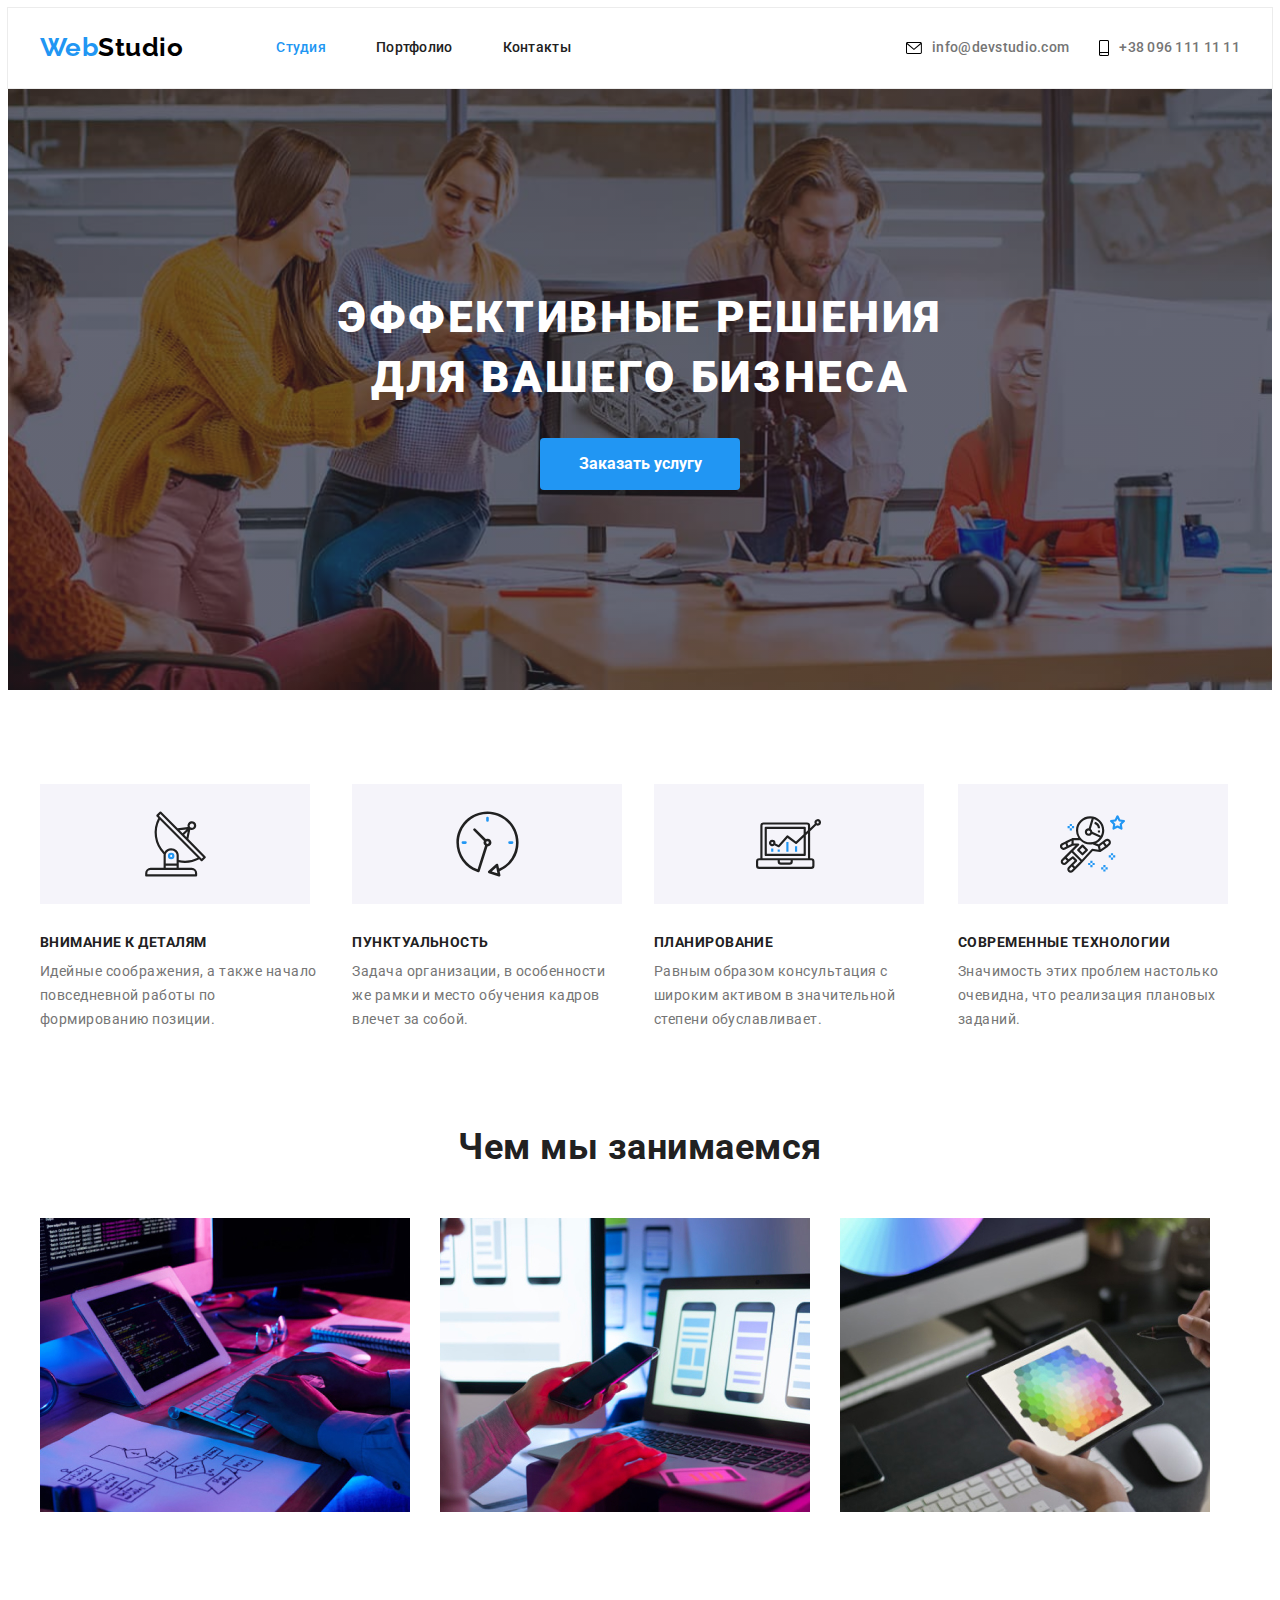
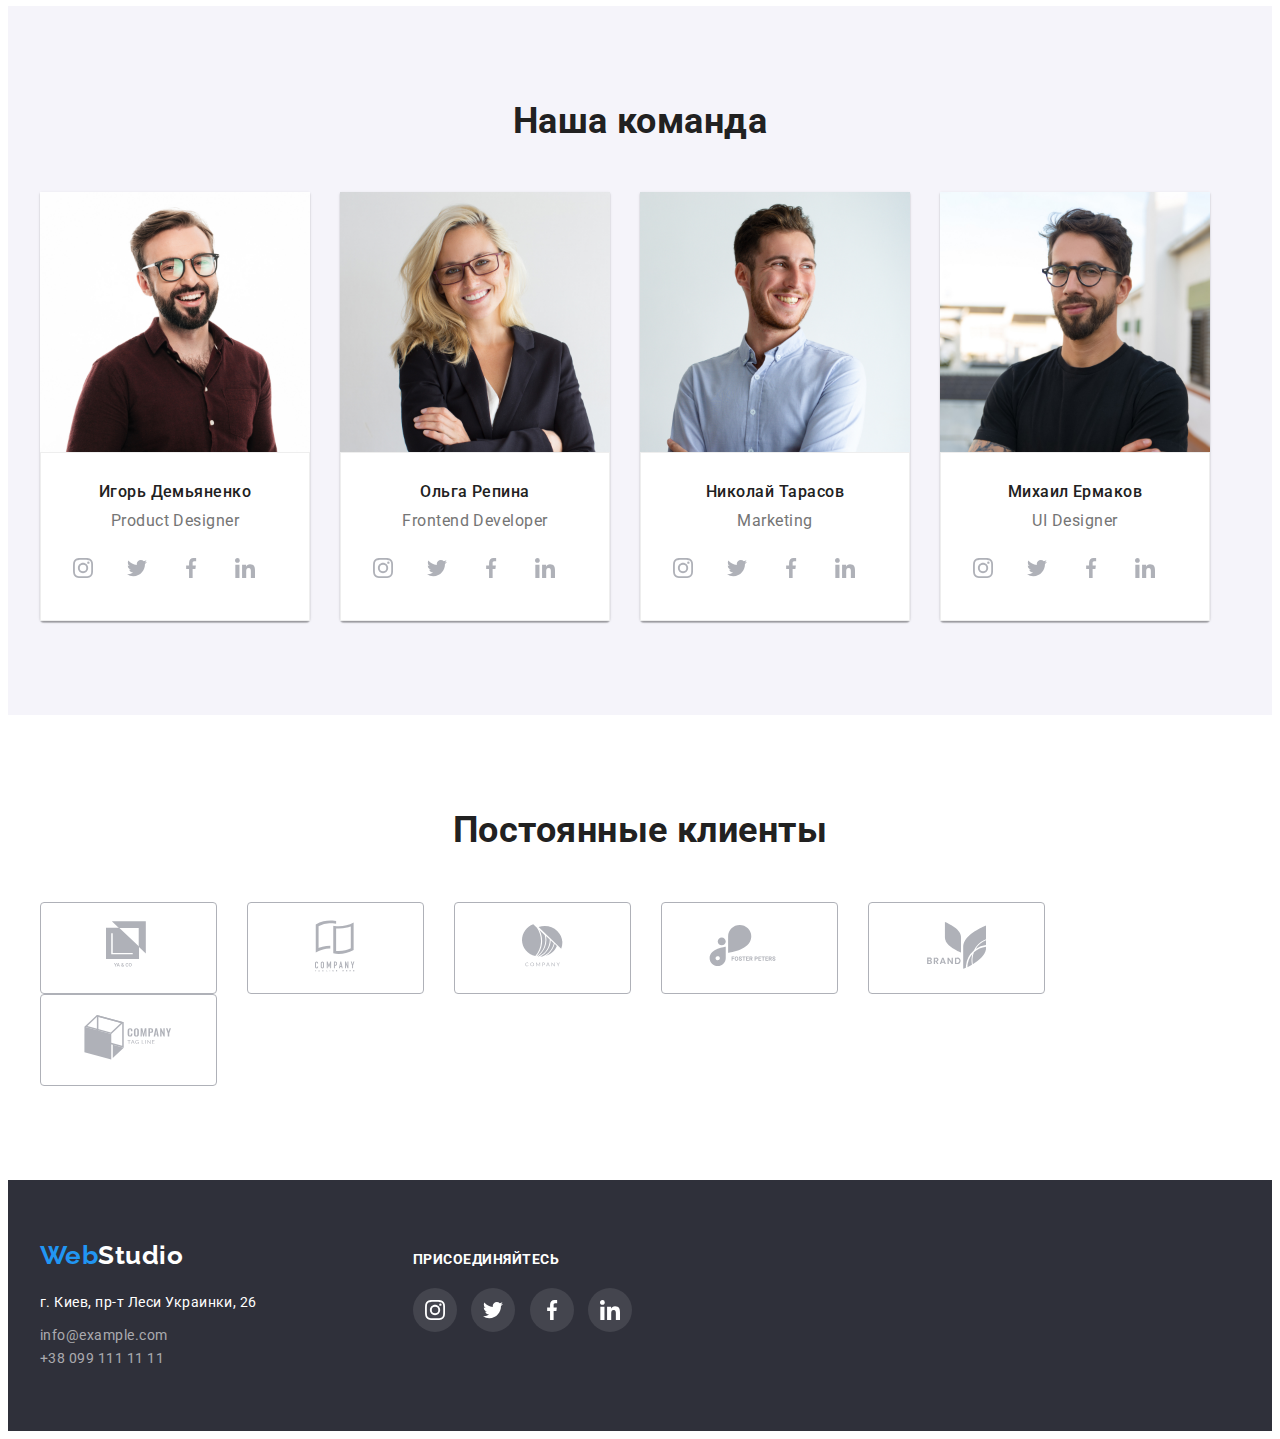
<file: index.html>
<!DOCTYPE html>
<html lang="ru">
<head>
    <meta charset="UTF-8">
    <meta name="viewport" content="width=device-width, initial-scale=1.0">
    <title>WEbStudio</title>

    <link rel="preconnect" href="https://fonts.gstatic.com">
    <link href="https://fonts.googleapis.com/css2?family=Raleway:wght@700&family=Roboto:wght@400;500;700;900&display=swap"
        rel="stylesheet">
   
    
    <link rel="stylesheet" href="https://cdnjs.cloudflare.com/ajax/libs/modern-normalize/1.0.0/modern-normalize.min.css"
     integrity="sha512-ISS7cAi1PEhQ8jnbJpJZMd29NlhNj4AWYyLOSp2CE/CsHxTCu+r+t0D2yoJudVrd0/8fTVPUVDzY5Tvli75u/g==" crossorigin="anonymous">    
        
    <link rel="stylesheet" href="./css/main.css">
</head>
<body>
    <header class="page-header">
        <div class="container">
            <nav class="main-nav">
                <a href="./index.html" class="logo"> <span style="color: var(--title-text-color); ">Web</span>Studio</a>            
                <ul class="site-nav list">
                    <li class="item">
                        <a href="#" class="link current">Студия</a>
                    </li>
                    <li class="item">
                        <a href="./portfolio.html" class="link">Портфолио</a>
                    </li>
                    <li class="item">
                        <a href="#" class="link">Контакты</a>
                    </li>
                </ul>
            
                <ul class="contacts-nav list">
                    <li class="item">
                        <a href="mailto:info@devstudio.com" class="link">
                            <svg class="icon-cont" width="16" height="12">
                                <use href="./images/icons.svg#icon-mail"></use>
                            </svg>
                          info@devstudio.com
                        </a>
                    </li>
                    <li class="item">
                        <a href="tel:+380961111111" class="link">
                            <svg class="icon-cont" width="10" height="16">
                                <use href="./images/icons.svg#icon-smartphone"></use>
                            </svg>
                         +38 096 111 11 11
                        </a>
                    </li>
                </ul>
           </nav>    
        </div>
    </header>
    <main>
        <section class="hero">
            <div class="container">
                <h1 class="hero-title">Эффективные решения <br> для вашего бизнеса</h1>
                <button class="button-primary">Заказать услугу</button>
            </div>
        </section>
        <section class="about">
            <div class="container">
                <h2 class="visually-hidden"> О нас </h2>
                    <ul class="about-card">
                        <li class="item">
                            <div class="background-icon">
                                <svg>
                                    <use href="./images/icons.svg#icon-antenna"></use>
                                </svg>
                            </div>    
                            <h3 class="about-a">Внимание к деталям</h3>
                            <p class="about-b">Идейные соображения, а также начало повседневной работы по формированию позиции.</p>
                        </li>
                        <li class="item">
                            <div class="background-icon">
                                <svg>
                                    <use href="./images/icons.svg#icon-clock"></use>
                                </svg>
                            </div>
                            <h3 class="about-a">Пунктуальность</h3>
                            <p class="about-b">Задача организации, в особенности же рамки и место обучения кадров влечет за собой.</p>
                        </li>
                        <li class="item">
                            <div class="background-icon">
                                <svg>
                                    <use href="./images/icons.svg#icon-diagram"></use>
                                </svg>
                            </div>
                            <h3 class="about-a">Планирование</h3>
                            <p class="about-b">Равным образом консультация с широким активом в значительной степени обуславливает.</p>
                        </li>
                        <li class="item">
                            <div class="background-icon">
                                <svg>
                                    <use href="./images/icons.svg#icon-astronaut"></use>
                                </svg>
                            </div>
                            <h3 class="about-a">Современные технологии</h3>
                            <p class="about-b">Значимость этих проблем настолько очевидна, что реализация плановых заданий.</p>
                        </li>
                    </ul>
                
            </div>
        </section>
        <section class="what-doing">
            <div class="container">
                <h2 class = "what-doing-title" >Чем мы занимаемся</h2>
                <ul class="card-doing">
                    <li class="item"> <img src="./images/img1.jpg" alt="img" > </li>
                    <li class="item"> <img src="./images/img2.jpg" alt="img" > </li>
                    <li class="item"> <img src="./images/img3.jpg" alt="img" > </li>
                </ul>
            </div>
        </section>
        <section class="team">
            <div class="container">
                    <h2 class="team-title"> Наша команда</h2>
                <ul class="team-card">
                    <li class="item">
                        <article class="card-team">
                            <div class="card-thumb">
                                <img src="./images/igor.jpg" alt="img"> 
                            </div>
                            <div class="team-content">
                                <h3 class="name-card">Игорь Демьяненко</h3>
                                <p class="specialty">Product Designer</p>
                                    <ul class="social-link">
                                        <li>
                                            <a href="#">
                                                <svg>
                                                    <use href="./images/icons.svg#icon-instagram"></use>
                                                </svg>
                                            </a>
                                        </li>
                                        <li>
                                            <a href="#">
                                                <svg>
                                                    <use href="./images/icons.svg#icon-twitter"></use>
                                                </svg>
                                            </a>
                                        </li>
                                        <li>
                                            <a href="#">
                                                <svg>
                                                    <use href="./images/icons.svg#icon-facebook"></use>
                                                </svg>
                                            </a>
                                        </li>
                                        <li>
                                            <a href="#">
                                                <svg>
                                                    <use href="./images/icons.svg#icon-linkedin"></use>
                                                </svg>
                                            </a>
                                        </li>
                                    </ul>
                            </div>
                        </article>
                    </li>

                    <li class="item"> 
                        <article class="card-team">
                            <div class="card-thumb">
                                <img src="./images/olga.jpg" alt="img">
                            </div>        
                            <div class="team-content">
                                <h3 class="name-card">Ольга Репина</h3>
                                <p class="specialty">Frontend Developer</p>
                                <ul class="social-link">
                                    <li>
                                        <a href="#">
                                            <svg>
                                                <use href="./images/icons.svg#icon-instagram"></use>
                                            </svg>
                                        </a>
                                    </li>
                                    <li>
                                        <a href="#">
                                            <svg>
                                                <use href="./images/icons.svg#icon-twitter"></use>
                                            </svg>
                                        </a>
                                    </li>
                                    <li>
                                        <a href="#">
                                            <svg>
                                                <use href="./images/icons.svg#icon-facebook"></use>
                                            </svg>
                                        </a>
                                    </li>
                                    <li>
                                        <a href="#">
                                            <svg>
                                                <use href="./images/icons.svg#icon-linkedin"></use>
                                            </svg>
                                        </a>
                                    </li>
                                </ul>
                            </div>
                        </article>
                    </li>

                    <li class="item">
                        <article class="card-team">
                            <div class="card-thumb">
                                <img src="./images/nick.jpg" alt="img">
                            </div>    
                            <div class="team-content">
                                <h3 class="name-card">Николай Тарасов</h3>
                                <p class="specialty">Marketing</p>
                                <ul class="social-link">
                                    <li>
                                        <a href="#">
                                            <svg>
                                                <use href="./images/icons.svg#icon-instagram"></use>
                                            </svg>
                                        </a>
                                    </li>
                                    <li>
                                        <a href="#">
                                            <svg>
                                                <use href="./images/icons.svg#icon-twitter"></use>
                                            </svg>
                                        </a>
                                    </li>
                                    <li>
                                        <a href="#">
                                            <svg>
                                                <use href="./images/icons.svg#icon-facebook"></use>
                                            </svg>
                                        </a>
                                    </li>
                                    <li>
                                        <a href="#">
                                            <svg>
                                                <use href="./images/icons.svg#icon-linkedin"></use>
                                            </svg>
                                        </a>
                                    </li>
                                </ul>
                            </div>
                        </article>    
                    </li>
                    
                    <li class="item">
                        <article class="card-team">
                            <div class="card-thumb">
                                <img src="./images/michael.jpg" alt="img">
                            </div>      
                            <div class="team-content">
                                <h3 class="name-card">Михаил Ермаков</h3>
                                <p class="specialty">UI Designer</p>
                                <ul class="social-link">
                                    <li>
                                        <a href="#">
                                            <svg>
                                                <use href="./images/icons.svg#icon-instagram"></use>
                                            </svg>
                                        </a>
                                    </li>
                                    <li>
                                        <a href="#">
                                            <svg>
                                                <use href="./images/icons.svg#icon-twitter"></use>
                                            </svg>
                                        </a>
                                    </li>
                                    <li>
                                        <a href="#">
                                            <svg>
                                                <use href="./images/icons.svg#icon-facebook"></use>
                                            </svg>
                                        </a>
                                    </li>
                                    <li>
                                        <a href="#">
                                            <svg>
                                                <use href="./images/icons.svg#icon-linkedin"></use>
                                            </svg>
                                        </a>
                                    </li>
                                </ul>
                            </div>
                        </article>    
                    </li>
                </ul>
            </div>
        </section>
        <section class="our-clients">
            <div class="container">
                <h2 class="our-clients-title"> Постоянные клиенты</h2>
                <ul class="our-clients-card">
                    <li>
                        <a href="#">
                            <svg width="44" height="49">
                                <use href="./images/icons.svg#icon-company1"></use>
                            </svg>
                        </a>
                    </li>
                    <li>
                        <a href="#">
                            <svg width="40" height="52">
                                <use href="./images/icons.svg#icon-company2"></use>
                            </svg>
                        </a>
                    </li>
                    <li>
                        <a href="#">
                            <svg width="41" height="43">
                                <use href="./images/icons.svg#icon-company3"></use>
                            </svg>
                        </a>
                    </li>
                    <li>
                        <a href="#">
                            <svg width="80" height="42">
                                <use href="./images/icons.svg#icon-company4"></use>
                            </svg>
                        </a>
                    </li>
                    <li>
                        <a href="#">
                            <svg width="59" height="47">
                                <use href="./images/icons.svg#icon-company5"></use>
                            </svg>
                        </a>
                    </li>
                    <li>
                        <a href="#">
                            <svg width="88" height="45">
                                <use href="./images/icons.svg#icon-company6"></use>
                            </svg>
                        </a>
                    </li>
                </ul>
            </div>
        </section>
    </main>
    <footer class="page-footer">
           <div class="container">
               <div class="foot">
                    <div class="footer-text">
                        <h2 class="logof"><span style="color: var(--title-text-color);">Web</span>Studio</h2>
                       <address class="adr">
                            <p class="cont-text">г. Киев, пр-т Леси Украинки, 26</p>
                            <ul class="contacts-navf">
                                <li>
                                <a href="mailto:info@example.com " class="link">info@example.com</a>
                                </li>
                                <li>
                                <a href="tel:+380991111111" class="link">+38 099 111 11 11</a>
                                </li>
                            </ul>
                        </address>
                    </div>
                    <div class="social">
                        <p class="social-text"> Присоединяйтесь</p>
                        <ul class="social-icons">
                            <li>
                                <a href="#">
                                    <svg>
                                        <use href="./images/icons.svg#icon-instagram"></use>
                                    </svg>
                                </a>
                            </li>
                            <li>
                                <a href="#">
                                    <svg>
                                        <use href="./images/icons.svg#icon-twitter"></use>
                                    </svg>
                                </a>
                            </li>
                            <li>
                                <a href="#">
                                    <svg>
                                        <use href="./images/icons.svg#icon-facebook"></use>
                                    </svg>
                                </a>
                            </li>
                            <li>
                                <a href="#">
                                    <svg>
                                        <use href="./images/icons.svg#icon-linkedin"></use>
                                    </svg>
                                </a>
                            </li>
                        </ul>
                    </div>
                </div>     
            </div>
    </footer> 
</body>
</html>
</file>
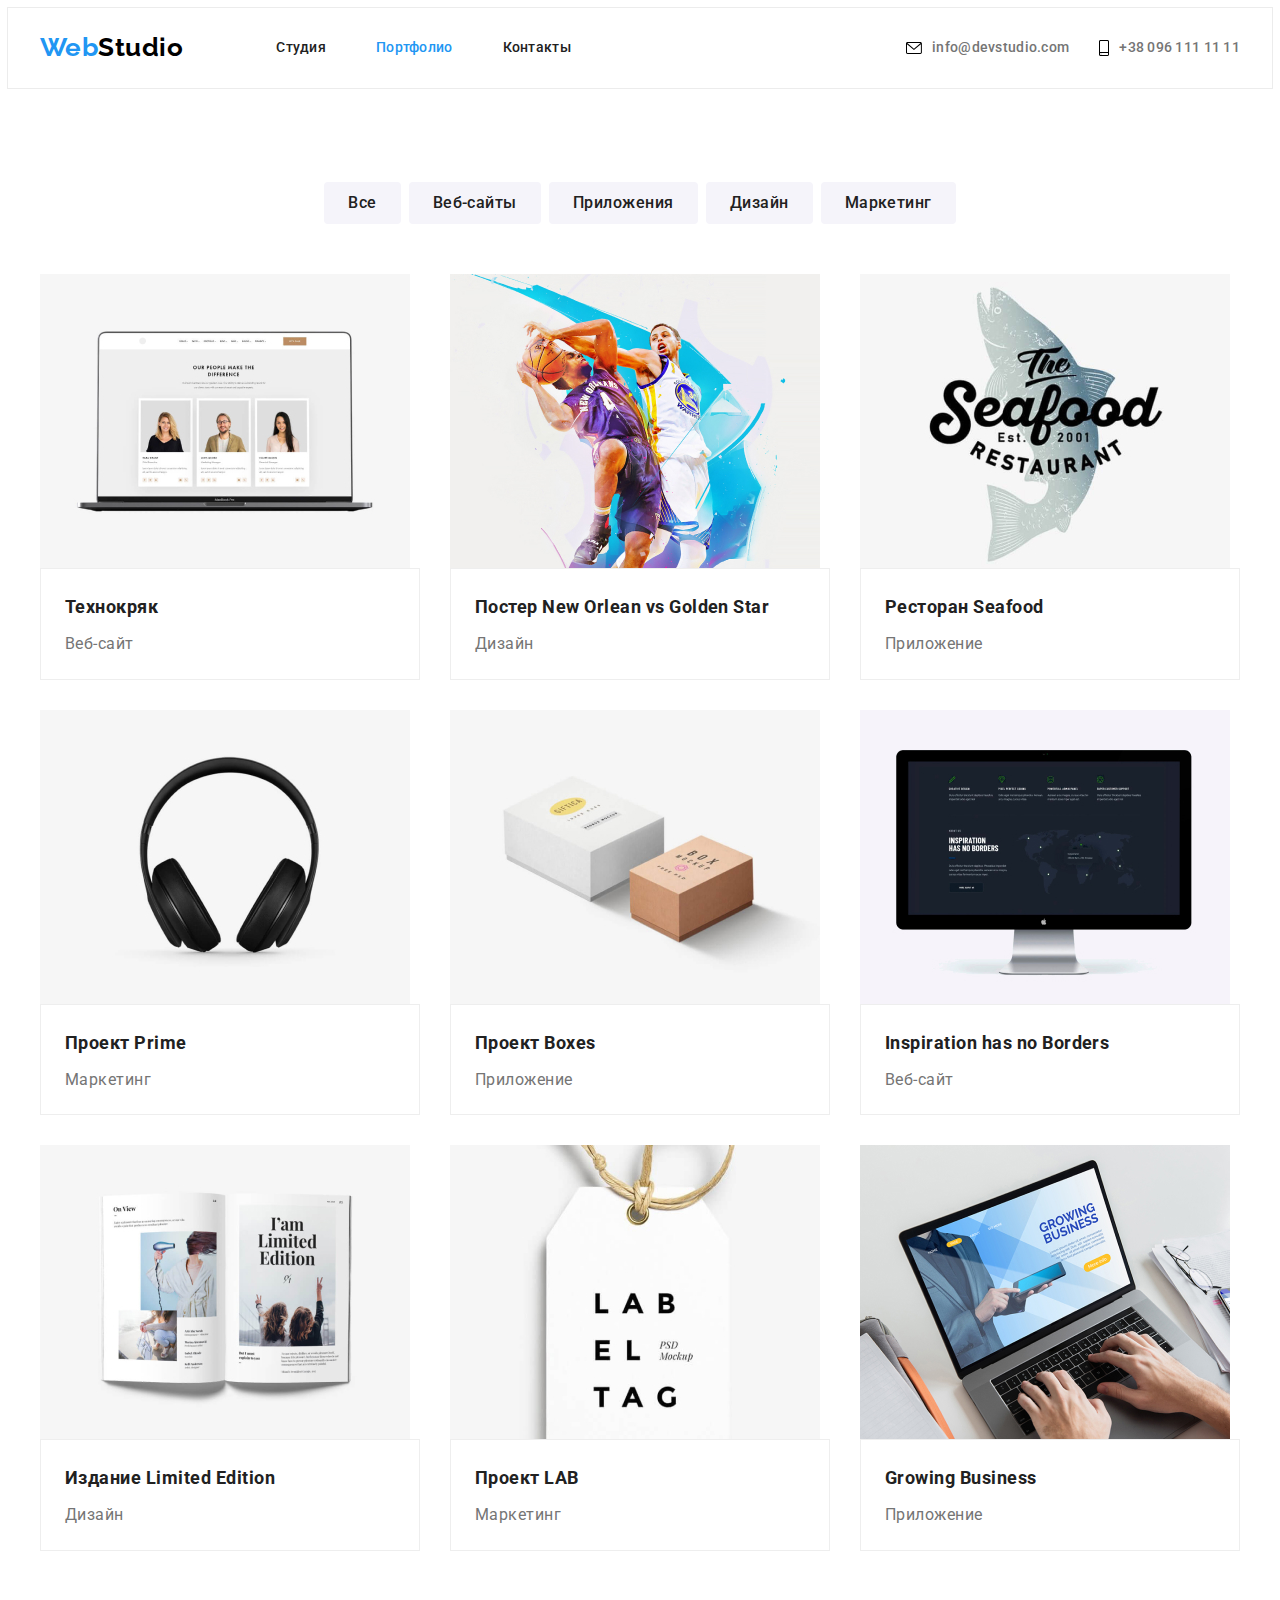
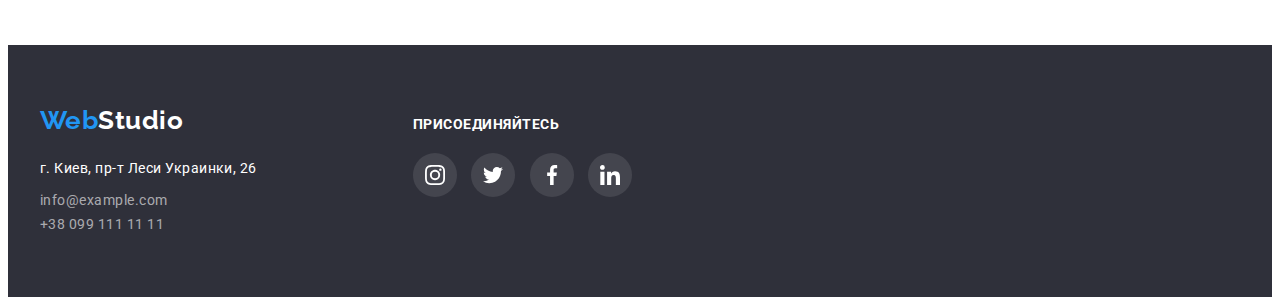
<file: portfolio.html>
<!DOCTYPE html>
<html lang="ru">

<head>
    <meta charset="UTF-8">
    <meta name="viewport" content="width=device-width, initial-scale=1.0">
    <title>WEbStudio</title>
    
    <link rel="preconnect" href="https://fonts.gstatic.com">
    <link href="https://fonts.googleapis.com/css2?family=Raleway:wght@700&family=Roboto:wght@400;500;700;900&display=swap"
        rel="stylesheet">
    
    
    <link rel="stylesheet" href="https://cdnjs.cloudflare.com/ajax/libs/modern-normalize/1.0.0/modern-normalize.min.css"
        integrity="sha512-ISS7cAi1PEhQ8jnbJpJZMd29NlhNj4AWYyLOSp2CE/CsHxTCu+r+t0D2yoJudVrd0/8fTVPUVDzY5Tvli75u/g=="
        crossorigin="anonymous">
    
    <link rel="stylesheet" href="./css/main.css">
</head>

<body>
    <header class="page-header">
        <div class="container">
            <nav class="main-nav">
                <a href="./index.html" class="logo"> <span style="color: var(--title-text-color); ">Web</span>Studio</a>
                <ul class="site-nav list">
                    <li class="item">
                        <a href="./index.html" class="link">Студия</a>
                    </li>
                    <li class="item">
                        <a href="./portfolio.html" class="link current">Портфолио</a>
                    </li>
                    <li class="item">
                        <a href="#" class="link">Контакты</a>
                    </li>
                </ul>
                
                <ul class="contacts-nav list">
                    <li class="item">
                        <a href="mailto:info@devstudio.com" class="link">
                            <svg class="icon-cont" width="16" height="12">
                                <use href="./images/icons.svg#icon-mail"></use>
                            </svg>
                            info@devstudio.com
                        </a>
                    </li>
                    <li class="item">
                        <a href="tel:+380961111111" class="link">
                            <svg class="icon-cont" width="10" height="16">
                                <use href="./images/icons.svg#icon-smartphone"></use>
                            </svg>
                            +38 096 111 11 11
                        </a>
                    </li>
                </ul>
            </nav>
        </div>
    </header>
    <main>
        <section class="works">
            <div class="container">
                <h1 class="visually-hidden"> Наши работы</h1>
                <ul class="buttonp">
                    <li class="item-b">
                        <button class="button all">Все</button>
                    </li>
                    <li class="item-b">
                        <button class="button web">Веб-сайты</button>
                    </li>
                    <li class="item-b">
                        <button class="button apps">Приложения</button>
                    </li>
                    <li class="item-b">
                        <button class="button design">Дизайн</button>
                    </li>
                    <li class="item-b">
                        <button class="button marketing">Маркетинг</button>
                    </li>
                </ul>
                <ul class="our-works">
                    <li class="item">
                        <a href="#">
                            <div class="card-thumb">
                                <img src="./images/pimg1.jpg" alt="img">
                            </div>    
                            <div class="card-content-works">
                                <h2 class="heading-work">Технокряк</h2>
                                <p class="description">Веб-сайт</p>
                            </div>
                        </a>
                    </li>

                    <li class="item"> 
                        <a href="#">
                            <div class="card-thumb">
                                 <img src="./images/pimg2.jpg" alt="img" >
                            </div>     
                            <div class="card-content-works"> 
                                <h2 class="heading-work">Постер New Orlean vs Golden Star</h2>
                                <p class="description">Дизайн</p>
                            </div>
                        </a>
                    </li>

                    <li class="item">
                        <a href="#">
                            <div class="card-thumb">
                                <img src="./images/pimg3.jpg" alt="img">
                            </div>     
                            <div class="card-content-works">
                                <h2 class="heading-work">Ресторан Seafood</h2>
                                <p class="description">Приложение</p>
                            </div>
                        </a>   
                    </li>

                    <li class="item">
                        <a href="#"> 
                            <div class="card-thumb">
                                <img src="./images/pimg4.jpg" alt="img">
                            </div>    
                            <div class="card-content-works">
                                <h2 class="heading-work">Проект Prime</h2>
                                <p class="description">Маркетинг</p>
                            </div>
                        </a>    
                    </li>

                    <li class="item">
                        <a href="#">
                            <div class="card-thumb">
                                <img src="./images/pimg5.jpg" alt="img">
                            </div>    
                            <div class="card-content-works">
                                <h2 class="heading-work">Проект Boxes</h2>
                                <p class="description">Приложение</p>
                            </div>
                        </a>
                    </li>

                    <li class="item">
                        <a href="#">
                            <div class="card-thumb">
                                <img src="./images/pimg6.jpg" alt="img">
                            </div>    
                            <div class="card-content-works">
                                <h2 class="heading-work">Inspiration has no Borders</h2>
                                <p class="description">Веб-сайт</p>
                            </div>
                        </a>     
                    </li>

                    <li class="item">
                        <a href="#">
                            <div class="card-thumb">
                                <img src="./images/pimg7.jpg" alt="img">
                            </div>     
                            <div class="card-content-works">
                                <h2 class="heading-work">Издание Limited Edition</h2>
                                <p class="description">Дизайн</p>
                            </div>
                        </a>    
                    </li>

                    <li class="item">
                       <a href="#">
                            <div class="card-thumb">
                                <img src="./images/pimg8.jpg" alt="img">
                            </div>    
                            <div class="card-content-works">
                                <h2 class="heading-work">Проект LAB</h2>
                                <p class="description">Маркетинг</p>
                            </div>
                        </a>    
                    </li>

                    <li class="item"> 
                        <a href="#">
                            <div class="card-thumb">
                                <img src="./images/pimg9.jpg" alt="img">
                            </div>    
                            <div class="card-content-works">
                                <h2 class="heading-work">Growing Business</h2>
                                <p class="description">Приложение</p>
                            </div>
                        </a>    
                    </li> 
                </ul>
            </div>    
        </section>
    </main>
    <footer class="page-footer">
        <div class="container">
            <div class="foot">
                <div class="footer-text">
                    <h2 class="logof"><span style="color: var(--title-text-color);">Web</span>Studio</h2>
                    <address class="adr">
                        <p class="cont-text">г. Киев, пр-т Леси Украинки, 26</p>
                        <ul class="contacts-navf">
                            <li>
                                <a href="mailto:info@example.com " class="link">info@example.com</a>
                            </li>
                            <li>
                                <a href="tel:+380991111111" class="link">+38 099 111 11 11</a>
                            </li>
                        </ul>
                    </address>
                </div>
                <div class="social">
                    <p class="social-text"> Присоединяйтесь</p>
                    <ul class="social-icons">
                        <li>
                            <a href="#">
                                <svg>
                                    <use href="./images/icons.svg#icon-instagram"></use>
                                </svg>
                            </a>
                        </li>
                        <li>
                            <a href="#">
                                <svg>
                                    <use href="./images/icons.svg#icon-twitter"></use>
                                </svg>
                            </a>
                        </li>
                        <li>
                            <a href="#">
                                <svg>
                                    <use href="./images/icons.svg#icon-facebook"></use>
                                </svg>
                            </a>
                        </li>
                        <li>
                            <a href="#">
                                <svg>
                                    <use href="./images/icons.svg#icon-linkedin"></use>
                                </svg>
                            </a>
                        </li>
                    </ul>
                </div>
            </div>
        </div>
    </footer>
</body>

</html>
</file>
<file: css/main.css>
:root {
  --primary-text-color: rgba(33, 33, 33, 1);
  --dop-text-color: rgba(117, 117, 117, 1);
  --title-text-color: rgba(33, 150, 243, 1);
  --hero-color: rgba(47, 48, 58, 1);
  --h-text-color: rgba(255, 255, 255, 1);
  --f-text-color: rgba(255, 255, 255, 0.6);
  --logo-color: rgba(0, 0, 0, 1);
  --button-color: rgba(245, 244, 250, 1);
  --card-border: rgba(238, 238, 238, 1);
  --header-border: #ececec;
  --bcolor-icon: rgba(255, 255, 255, 0.1);
  --icon-color: rgba(175, 177, 184, 1);
  --card-set-gap: 30px;
  --card-shadow: 0px 1px 3px rgba(0, 0, 0, 0.12),
    0px 1px 1px rgba(0, 0, 0, 0.14), 0px 2px 1px rgba(0, 0, 0, 0.2);
}

ul {
  margin-top: 0px;
  margin-bottom: 0px;
  padding: 0px;
  margin: 0px;
  list-style-type: none;
}

body {
  background-color: var(--h-text-color);
  font-family: 'Roboto', sans-serif;
  color: var(--primary-text-color);
  letter-spacing: 0.03em;
}

img {
  display: block;
  max-width: 100%;
  height: auto;
}

.page-header {
  outline: 1px solid var(--header-border);
}

.logo,
.logof {
  text-decoration: none;
  font-family: Raleway, sans-serif;
  font-weight: 700;
  font-size: 26px;
  line-height: 1.2;
  color: var(--logo-color);
}

/* Site nav */
.site-nav .link:hover,
.site-nav .link:focus,
.contacts-nav .link:hover,
.contacts-nav .link:focus {
  color: var(--title-text-color);
}

.site-nav .link.current {
  color: var(--title-text-color);
}

.list {
  /* padding: 0;
  margin: 0;
  list-style: none; */
}

.site-nav .link,
.contacts-nav .link {
  text-decoration: none;
  font-weight: 500;
  font-size: 14px;
  line-height: 1.14;
  letter-spacing: 0.02em;
  color: var(--primary-text-color);
  display: block;
  padding-top: 32px;
  padding-bottom: 32px;
}

.contacts-nav .link {
  color: var(--dop-text-color);
}

.main-nav {
  display: flex;
  align-items: center;
}

.site-nav,
.contacts-nav {
  display: flex;
}

.contacts-nav {
  padding: 0;
  margin-left: auto;
}

.site-nav .item:not(:last-child) {
  margin-right: 50px;
}

.site-nav {
  margin-left: 93px;
}

.contacts-nav .item + .item {
  margin-left: 30px;
}

/* ---------ИКОНКИ */

.icon-cont {
  display: inline;
  /* width: 16px; */
  /* height: 12px; */
  margin-right: 10px;
}

.contacts-nav .item .link {
  display: flex;
  align-items: center;
}

.contacts-nav .item:hover,
.contacts-nav .item:focus {
  fill: currentColor;
}

/* section hero */
.hero {
  max-width: 1600px;
  padding: 200px 0;
  margin-left: auto;
  margin-right: auto;
  background-image: linear-gradient(
      to right,
      rgba(47, 48, 58, 0.4),
      rgba(47, 48, 58, 0.4)
    ),
    url('../images/hero.jpg');
  background-repeat: no-repeat;
  background-position: center;
  background-size: cover;
  text-align: center;
}

.hero-title {
  margin-top: 0;
  margin-bottom: 30px;
  color: var(--h-text-color);
  font-weight: 900;
  font-size: 44px;
  line-height: 1.36;
  letter-spacing: 0.06em;
  text-transform: uppercase;
}

.button-primary {
  display: inline-block;
  padding: 10px 32px;
  /* margin-bottom: 200px; */
  min-width: 200px;
  border-radius: 4px;
  text-align: center;
  border: 1px solid transparent;

  font-family: inherit;
  font-weight: 700;
  font-size: 16px;
  line-height: 1.9;
  background-color: var(--title-text-color);
  color: var(--h-text-color);
}

/* section about */
.visually-hidden {
  position: absolute;
  width: 1px;
  height: 1px;
  margin: -1px;
  border: 0;
  padding: 0;

  white-space: nowrap;
  clip-path: inset(100%);
  clip: rect(0 0 0 0);
  overflow: hidden;
}

.about {
  padding-top: 94px;
  padding-bottom: 94px;
}

.about-card .background-icon {
  width: 270px;
  height: 120px;
  background-color: var(--button-color);
  display: flex;
  justify-content: center;
  align-items: center;
  margin-bottom: 30px;
}

.about-card svg {
  width: 65px;
  height: 70px;
}

.about-card {
  padding: 0;
  display: flex;
  /* min-width: 1170px; */
}

.about-card .item {
  display: flex;
  flex-wrap: wrap;
  margin: 0;
  padding: 0;
  margin-right: 30px;
}

.about-card .item:last-child {
  margin-right: 0px;
}

.about-a {
  margin-top: 0;
  margin-bottom: 10px;
  font-weight: 700;
  font-size: 14px;
  text-transform: uppercase;
  line-height: 1.17;
  color: var(--primary-text-color);
}

.about-b {
  margin: 0;
  font-size: 14px;
  line-height: 1.7;
  color: var(--dop-text-color);
}

/* чем занимаемся */
.what-doing-title,
.team-title,
.our-clients-title {
  margin-top: 0px;
  margin-bottom: 50px;
  font-weight: 700;
  font-size: 36px;
  line-height: 1.17;
  color: var(--primary-text-color);
  text-align: center;
}

.what-doing {
  padding-bottom: 94px;
}

.card-doing {
  display: flex;
  flex-wrap: wrap;
  min-width: 1170px;
  padding: 0;
}

.card-doing .item {
  width: 370px;
  margin-right: 30px;
}

.card-doing .item:last-child {
  margin-right: 0px;
}

/* наша команда */

.team {
  padding-top: 94px;
  padding-bottom: 94px;
  background-color: var(--button-color);
}

.team-card {
  display: flex;
  flex-wrap: wrap;
  margin-left: calc(-1 * var(--card-set-gap));
  max-width: 100%;
}

.team-card .item {
  flex-basis: calc(100% / 4 - var(--card-set-gap));
  margin-left: var(--card-set-gap);
}

.team-card .card-thumb img {
  width: 270px;
}

.card-team {
  box-shadow: var(--card-shadow);
  border-radius: 0px 0px 4px 4px;
}

.team-content {
  padding: 30px 20px;
  background: var(--h-text-color);
  border: 1px solid var(--card-border);
  box-sizing: border-box;
  text-align: center;
}

.name-card {
  margin: 0px;
  margin-bottom: 10px;
  font-weight: 500;
  font-size: 16px;
  line-height: 1.17;
  color: var(--primary-text-color);
}

.specialty {
  margin: 0;
  margin-bottom: 16px;
  font-weight: 400;
  font-size: 16px;
  line-height: 1.17;
  color: var(--dop-text-color);
}

/* -------Иконки Соц сетей-------- */
.social-link {
  padding: 0;
  display: flex;
}

.social-link li {
  width: 44px;
  height: 44px;
  border-radius: 50%;
  background-color: var(--bcolor-icon);
}

.social-link a,
.social-link svg {
  display: flex;
  justify-content: center;
  align-items: center;
  height: inherit;
  width: inherit;
}

.social-link a:hover,
.social-link a:focus {
  background-color: var(--title-text-color);
  width: 44px;
  height: 44px;
  border-radius: 50%;
}

.social-link a:hover svg,
.social-link a:focus svg {
  fill: var(--h-text-color);
}

.social-link svg {
  width: 20px;
  fill: var(--icon-color);
}

.social-link li:not(:last-child) {
  margin-right: 10px;
}

/* ----Постоянные клиенты */
.our-clients {
  padding-top: 94px;
  padding-bottom: 94px;
}

.our-clients-card {
  padding: 0;
  margin: 0;
  list-style: none;
  display: flex;
  flex-wrap: wrap;
  margin-left: calc(-1 * var(--card-set-gap));
}

.our-clients-card li svg {
  fill: var(--icon-color);
}

.our-clients-card li:hover svg,
.our-clients-card li:focus svg {
  fill: var(--title-text-color);
}

.our-clients-card li:hover,
.our-clients-card li:focus {
  border: 1px solid var(--title-text-color);
}

.our-clients-card li {
  display: flex;
  flex-basis: calc(100% / 6 - var(--card-set-gap));
  margin-left: var(--card-set-gap);
  justify-content: center;
  align-items: center;
  width: 170px;
  height: 90px;
  background-color: var(--h-text-color);
  border-radius: 4px;
  border: 1px solid var(--icon-color);
}

/* section foot */
.page-footer {
  background-color: var(--hero-color);
  padding-top: 60px;
  padding-bottom: 60px;
}

.foot {
  display: flex;
  align-items: baseline;
}

.logof {
  margin: 0;
  margin-bottom: 20px;
  color: var(--h-text-color);
  background-color: var(--hero-color);
}

.adr {
  font-style: normal;
  color: var(--h-text-color);
  font-weight: 400;
  font-size: 14px;
  line-height: 1.7;
}

.cont-text {
  margin: 0;
  margin-bottom: 9px;
}

.contacts-navf .link {
  margin-bottom: 9px;
  text-decoration: none;
  color: var(--f-text-color);
}

.contacts-navf {
  padding: 0;
}

/* иконки соц сетей футер */
.social-text {
  font-style: normal;
  color: var(--h-text-color);
  font-weight: 700;
  font-size: 14px;
  line-height: 1.14;
  text-transform: uppercase;
  margin: 0;
  margin-bottom: 20px;
}

.social {
  margin-left: 156px;
}

.social-icons li {
  padding: 0;
  margin: 0;
  display: inline-block;
  justify-content: left;
  align-items: left;
  width: 44px;
  height: 44px;
  fill: currentColor;
  border-radius: 50%;
  background-color: var(--bcolor-icon);
}

.social-icons a,
.social-icons svg {
  display: flex;
  justify-content: center;
  align-items: center;
  height: inherit;
  width: inherit;
}

.social-icons a:hover,
.social-icons a:focus {
  background-color: var(--title-text-color);
  width: 44px;
  height: 44px;
  border-radius: 50%;
}

.social-icons svg {
  width: 20px;
  fill: white;
}

.social-icons li:not(:last-child) {
  margin-right: 10px;
}

/* portfolio */
.works {
  padding-top: 94px;
}

.buttonp,
.our-works {
  display: flex;
  flex-wrap: wrap;
}

.buttonp {
  /* padding-top: 94px; */
  margin-bottom: 50px;
  justify-content: center;
}

.item-b {
  margin-right: 8px;
}

.item-b:last-child {
  margin-right: 0px;
}

.buttonp .button {
  display: block;
  padding: 6px 22px;
  border-radius: 4px;
}

.button {
  font-family: inherit;
  font-weight: 500;
  font-size: 16px;
  line-height: 1.6;
  color: var(--primary-text-color);
  letter-spacing: 0.03em;
  background-color: var(--button-color);
  text-align: center;
  border-color: transparent;
}

.buttonp .button:hover,
.buttonp .button:focus {
  color: var(--h-text-color);
  background-color: var(--title-text-color);
  box-shadow: 0px 3px 1px rgba(0, 0, 0, 0.1), 0px 1px 2px rgba(0, 0, 0, 0.08),
    0px 2px 2px rgba(0, 0, 0, 0.12);
}

/* Наши работы */
.our-works {
  padding: 0px;
  margin: 0;
  padding-bottom: 94px;
  list-style: none;
  display: flex;
  flex-wrap: wrap;
  margin-left: calc(-1 * var(--card-set-gap));
  margin-top: calc(-1 * var(--card-set-gap));
}

.our-works .item {
  flex-basis: calc(100% / 3 - var(--card-set-gap));
  margin-left: var(--card-set-gap);
  margin-top: var(--card-set-gap);
}

a:link {
  text-decoration: none; /* Убирает подчеркивание для ссылок */
}

.our-works .item:hover,
.our-works .item:focus {
  border: 1px solid var(--card-border);
  box-shadow: 0px 1px 1px rgba(0, 0, 0, 0.12), 0px 4px 4px rgba(0, 0, 0, 0.06),
    1px 4px 6px rgba(0, 0, 0, 0.16);
}

.card-content-works {
  padding: 20px 24px;
  border: 1px solid var(--card-border);
  color: var(--primary-text-color);
  line-height: 2;
}

.our-works .card-thumb img {
  width: 370px;
}

.heading-work {
  margin: 0;
  margin-bottom: 4px;
  font-family: inherit;
  font-style: normal;
  font-weight: 700;
  font-size: 18px;
}

.description {
  margin: 0;
  font-family: inherit;
  font-size: 16px;
  text-decoration: none;
  color: var(--dop-text-color);
  line-height: 1.87;
}

.container {
  margin-left: auto;
  margin-right: auto;
  width: 1200px;
  padding-left: 15px;
  padding-right: 15px;
  /* outline: 2px solid tomato; */
}
</file>
